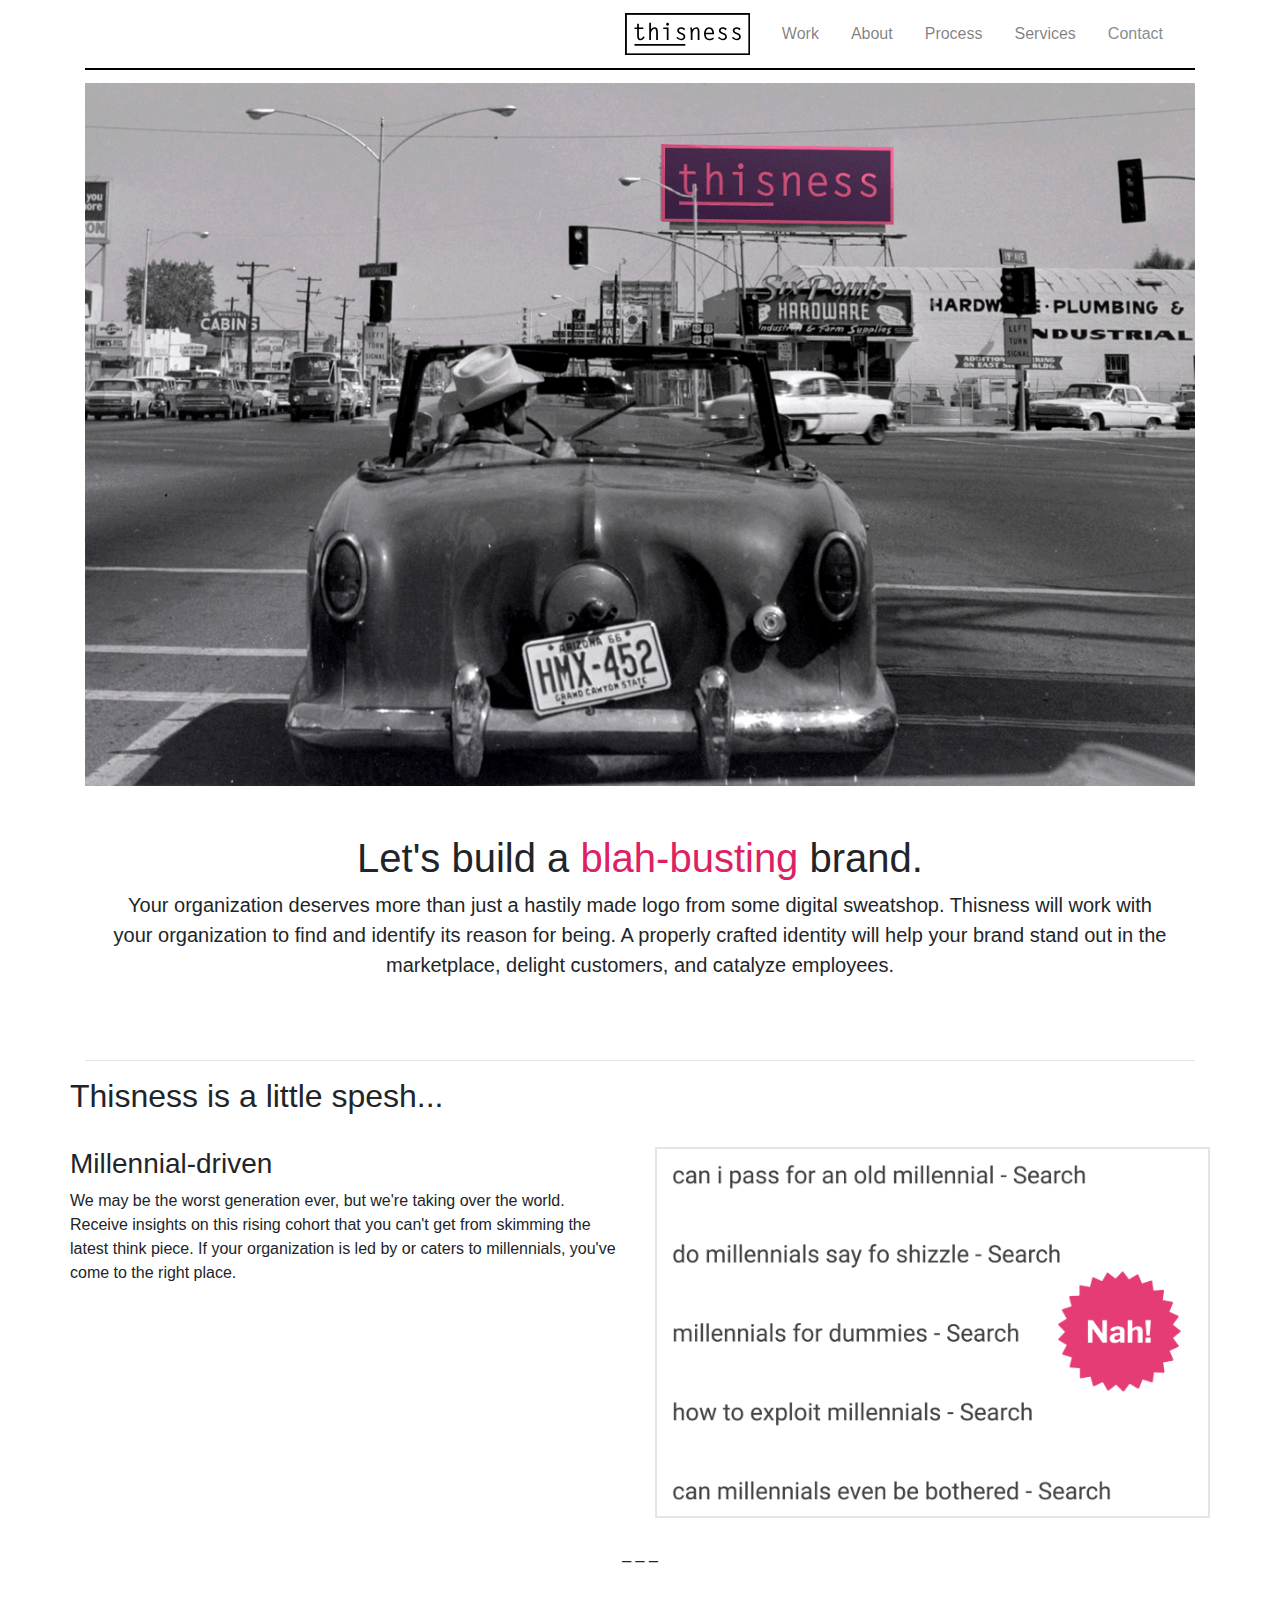
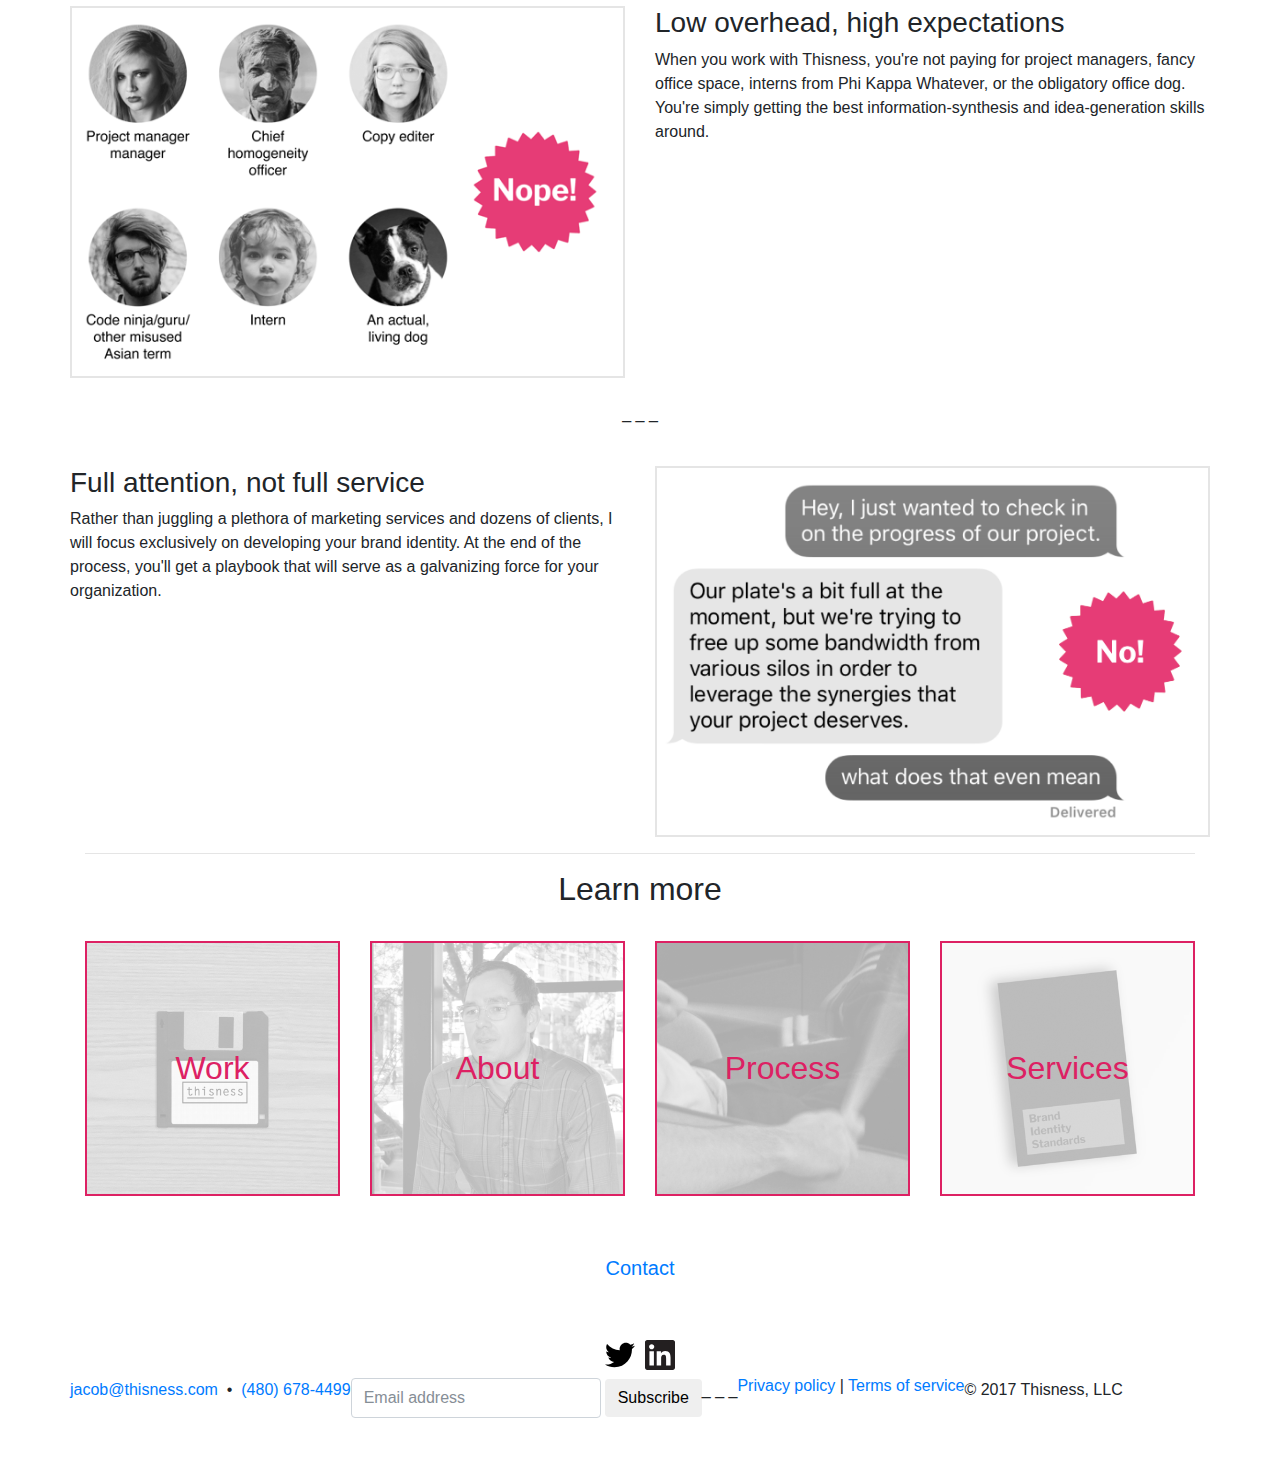
<file: Thisness-assignment-master/new.html>
<!DOCTYPE html>
<html>
   <head>
      <meta charset="utf-8">
      <title>Thisness</title>
      <link rel="stylesheet" type="text/css" href="css/bootstrap.min.css">
      <link rel="stylesheet" type="text/css" href="css/style.css">
      <link href="https://fonts.googleapis.com/css?family=Libre+Franklin:400,700|News+Cycle:400,700" rel="stylesheet">
   </head>
   <body>
      <div class="container">
         <div class="row">
            <div class="col-12">

              <ul class="navbar nav justify-content-end bottom-line fixed-top sticky-top">
    						<a class="navbar-brand" href="index.html"><img src="images/thisness_logo_black.svg" width="125" height="" alt="Thisness logo"></a>
    					  <li class="nav-item">
    					    <a class="nav-link active" href="#">Work</a>
    					  </li>
    					  <li class="nav-item">
    					    <a class="nav-link" href="#">About</a>
    					  </li>
    					  <li class="nav-item">
    					    <a class="nav-link" href="#">Process</a>
    					  </li>
    					  <li class="nav-item">
    					    <a class="nav-link" href="#">Services</a>
    					  </li>

    					  <li class="nav-item">
    					    <a class="nav-link disabled" href="#">Contact</a>
    					  </li>
    					</ul>
               <div>
               </nav>
                  <img src="images/hero.png" class="img-fluid" alt="a vintage photograph of Phoenix in the 1960s, taken at the intersection of Grand Ave., 19th Ave., and McDowell Rd., with a non-original Thisness billboard in the distance">
                  <div class="text-center" style="padding:3rem 1.5rem">
                     <h1>Let's build a <span style="color:#dd2163">blah-busting</span> brand.</h1>
                     <p class="lead">Your organization deserves more than just a hastily made logo from some digital sweatshop. Thisness will work with your organization to find and identify its reason for being. A properly crafted identity will help your brand stand out in the marketplace, delight customers, and catalyze employees.</p>
                  </div>
               </div>

               <hr>

               <div class="row">
                 <h2 class="text-center" style="padding-bottom:1.5rem">Thisness is a little spesh...</h2>

                 <div>
                 <div class="row">
                   <div class="col-md-4 col-lg-6 millenial-driven">
                     <h3>Millennial-driven</h3>
                     <p>We may be the worst generation ever, but we're taking over the world. Receive insights on this rising cohort that you can't get from skimming the latest think piece. If your organization is led by or caters to millennials, you've come to the right place.</p>
                    </div>
                    <div class="col-md-8 col-lg-6 millenial-driven">
                      <img class="img-fluid" src="images/feature_millennial.png" alt="Internet search history for a non-millennial trying to figure out millennials">
    								</div>
                    </div>

                    <p class="text-center" style="padding:1.5rem 0">_ _ _</p>

                    <div class="row">
                      <div class="col-md-4 push-md-8 col-lg-6 order-md-2 high-expectations">
                        <h3>Low overhead, high expectations</h3>
                        <p>When you work with Thisness, you're not paying for project managers, fancy office space, interns from Phi Kappa Whatever, or the obligatory office dog. You're simply getting the best information-synthesis and idea-generation skills around.</p>
                      </div>
                      <div class="col-md-8 pull-md-4 col-lg-6 order-md-1 high-expectations">
                        <img class="img-fluid" src="images/feature_overhead.png" alt="employee directory section of a website for a bloated agency">
                      </div>
                    </div>


                    <p class="text-center" style="padding:1.5rem 0">_ _ _</p>

                    <div class="row">
                      <div class="col-md-4 col-lg-6 full-attention">
                        <h3>Full attention, not full service</h3>
                        <p>Rather than juggling a plethora of marketing services and dozens of clients, I will focus exclusively on developing your brand identity. At the end of the process, you'll get a playbook that will serve as a galvanizing force for your organization.</p>
                      </div>
                      <div class="col-md-8 col-lg-6 full-attention">
                        <img class="img-fluid" src="images/feature_attention.png" alt="text conversation between a client and an overworked agency employee">
                      </div>
                    </div>
                    </div>
                    </div>

                    <hr>
                  <div class="style">
                    <h2 class="text-center" style="padding-bottom:1.5rem">Learn more</h2>

        						<div class="row learn_more">
        							<div class="col-md-3 col-6 learn_more-item">
        								<a href="work/index.html" class="learn_more-link">
        									<img src="images/thumbnail_work.png" class="img-fluid" alt="Work thumbnail"><span class="learn-more-text">Work</span>
        								</a>
        							</div>

                      <div class="col-md-3 col-6 learn_more-item">
        								<a href="about/index.html" class="learn_more-link">
        									<img src="images/thumbnail_about.png" class="img-fluid" alt="About thumbnail"><span class="learn-more-text">About</span>
        								</a>
        							</div>

        							<div class="col-md-3 col-6 learn_more-item">
        								<a href="process/index.html" class="learn_more-link">
        									<img src="images/thumbnail_process.png" class="img-fluid" alt="Process thumbnail"><span class="learn-more-text">Process</span>
        								</a>
        							</div>

        							<div class="col-md-3 col-6 learn_more-item">
        								<a href="services/index.html" class="learn_more-link">
        									<img src="images/thumbnail_services.png" class="img-fluid" alt="Services thumbnail"><span class="learn-more-text">Services</span>
        								</a>
        							</div>
        						</div>

        						<div class="row justify-content-center" style="padding-top:3rem">
        							<a class="btn btn-lg btn-thisness_large" href="contact/index.html">Contact</a>
        						</div>
        					</div>

                  <footer>
                    <div class="container" style="padding:3rem 0">
                      <div class="row">
                        <div class="col-12 text-center">
                          <div style="margin-bottom:.5rem">
                            <a href="https://twitter.com/thisnessPHX"><img src="images/twitter.svg" width="" height="30" alt="Twitter glyph" style="padding-right:5px"></a>
                            <a href="https://www.linkedin.com/company/thisnessPHX"><img src="images/linkedin.svg" width="" height="30" alt="LinkedIn glyph"></a>
                          </div>
                        </div>

                          <p itemscope="" itemtype="http://schema.org/ContactPoint" style="margin-bottom:.5rem"><a href="mailto:jacob@thisness.com"><span itemprop="email">jacob@thisness.com</span></a>&nbsp; • &nbsp;<a href="tel:1-480-678-4499"><span itemprop="telephone">(480) 678-4499</span></a></p>

                          <form action="//thisness.us16.list-manage.com/subscribe/post?u=9680f4d6b10a9fc6684fadd58&amp;id=3f368ca64f" method="post" name="mc-embedded-subscribe-form" class="form-inline justify-content-center" target="_blank" style="margin-bottom:.5rem">
                            <label class="sr-only" for="inlineFormInput">Email address</label>
                            <input type="email" name="EMAIL" class="form-control" id="inlineFormInput" placeholder="Email address" required="" style="width:250px; height:40px">
                            <!-- real people should not fill this in and expect good things - do not remove this or risk form bot signups-->
                            <div style="position: absolute; left: -5000px;" aria-hidden="true"><input type="text" name="b_9680f4d6b10a9fc6684fadd58_3f368ca64f" tabindex="-1" value=""></div>
                            <input type="submit" value="Subscribe" name="subscribe" class="btn btn-thisness" style="margin-left:.25rem">
                          </form>

                          <p>_ _ _</p>

                          <p style="margin-top:-.25rem; margin-bottom:0"><a href="privacy/index.html">Privacy policy</a> | <a href="terms/index.html">Terms of service</a></p>
                          <p style="margin-bottom:0">© 2017 Thisness, LLC</p>

                      </div>
                    </div>
                  </footer>

                  </div><!-- end col -->
                  </div><!-- end row -->
                  </div> <!-- end container -->


      <script src="js/bootstrap.min.js"></script>

   </body>
</html>
</file>
<file: Thisness-assignment-master/css/style.css>
.navbar {
	background-color: #fff;
	position: sticky;
  top: 0;
  z-index: 1020;
}
.navbar a {
	color: rgba(0,0,0,.5);
}

.bottom-line {
	border-bottom: 2px solid #000;
	margin-bottom: 13px;
}
.random-div {
	padding:3rem 0
}
.millenial-driven {
	font-size: 1rem;
	font-weight: 400;
	line-height: 1.5;
	color: #212529;
}

.millenial-driven img {
	border: 2px solid #e5e5e5;
}

.high-expectations {
	font-size: 1rem;
	font-weight: 400;
	line-height: 1.5;
	color: #212529;
}

.high-expectations img {
	border: 2px solid #e5e5e5;
}

.full-attention {
	font-size: 1rem;
	font-weight: 400;
	line-height: 1.5;
	color: #212529;
}

.full-attention img {
	border: 2px solid #e5e5e5;
}

.learn_more-link {
	display: block;
	position: relative;
	border: 2px solid #dd2163;
}

.learn_more-link:hover {
	background: rgba(221, 33, 99, 0.75);
	transition: all ease 0.5s;
	-webkit-transition: all ease 0.5s;
	-moz-transition: all ease 0.5s;
}

.learn_more img {
	opacity: .33;
}

.learn-more-text {
	text-align: left;
	position: absolute;
	top: 50%;
	left: 50%;
	transform: translate(-50%, -50%);
	font-size: 2rem;
}

.learn_more a {
	color: #dd2163;
}
</file>
